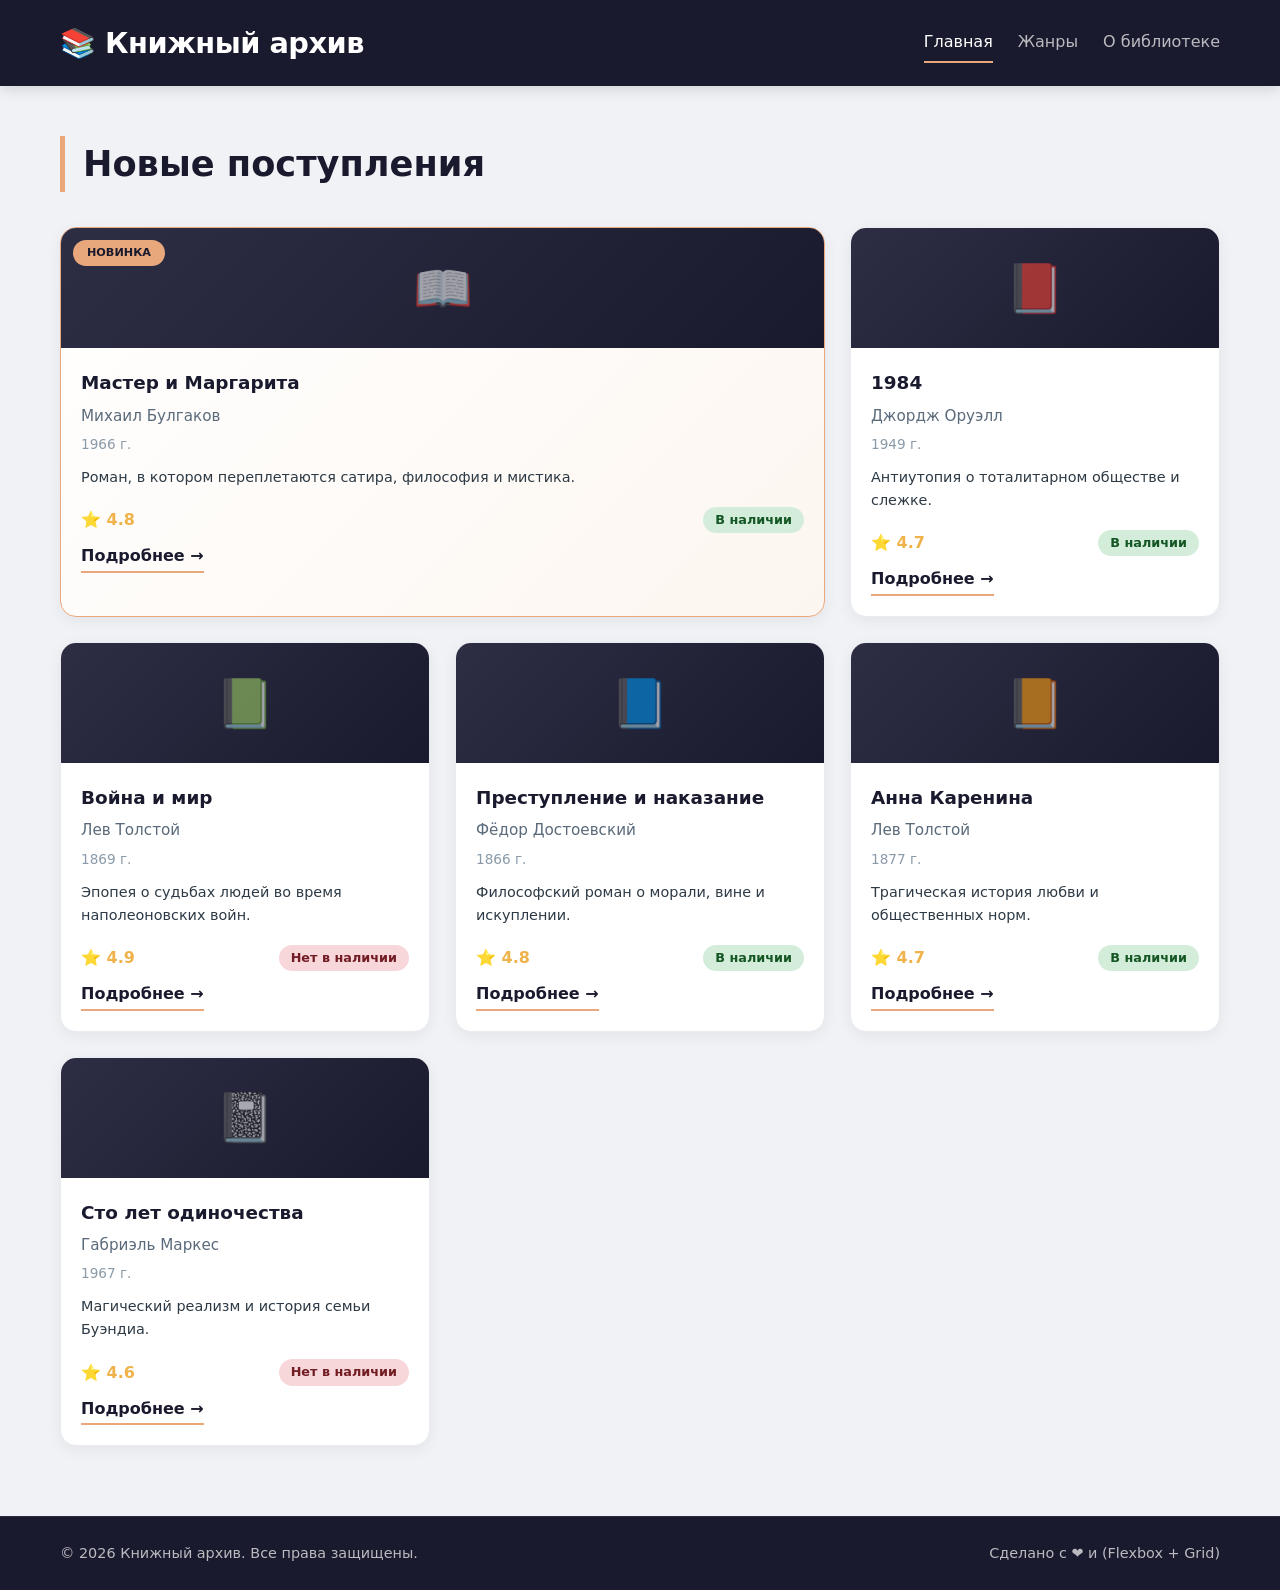
<file: index.html>
<!DOCTYPE html>
<html lang="ru">
<head>
    <meta charset="UTF-8" />
    <meta name="viewport" content="width=device-width, initial-scale=1.0" />
    <title>Книжный архив | Главная</title>
    <link rel="stylesheet" href="style.css" />
</head>
<body>

    <header class="header">
        <div class="container header__inner">
            <a href="index.html" class="logo">📚 Книжный архив</a>
            <nav class="nav">
                <a href="index.html" class="nav__link active">Главная</a>
                <a href="page2.html" class="nav__link">Жанры</a>
                <a href="page3.html" class="nav__link">О библиотеке</a>
            </nav>
        </div>
    </header>

    <main class="main">
        <div class="container">
            <h2 class="page-title">Новые поступления</h2>

            <div class="books-grid">
                <!-- Книга 1 -->
                <article class="book-card book-card--featured">
                    <div class="book-card__cover">
                        <span class="book-card__badge">Новинка</span>
                        <div class="book-card__cover-placeholder">📖</div>
                    </div>
                    <div class="book-card__info">
                        <h3 class="book-card__title">Мастер и Маргарита</h3>
                        <p class="book-card__author">Михаил Булгаков</p>
                        <p class="book-card__year">1966 г.</p>
                        <p class="book-card__excerpt">Роман, в котором переплетаются сатира, философия и мистика.</p>
                        <div class="book-card__meta">
                            <span class="book-card__rating">⭐ 4.8</span>
                            <span class="book-card__status book-card__status--available">В наличии</span>
                        </div>
                        <a href="#" class="book-card__link">Подробнее →</a>
                    </div>
                </article>

                <!-- Книга 2 -->
                <article class="book-card">
                    <div class="book-card__cover">
                        <div class="book-card__cover-placeholder">📕</div>
                    </div>
                    <div class="book-card__info">
                        <h3 class="book-card__title">1984</h3>
                        <p class="book-card__author">Джордж Оруэлл</p>
                        <p class="book-card__year">1949 г.</p>
                        <p class="book-card__excerpt">Антиутопия о тоталитарном обществе и слежке.</p>
                        <div class="book-card__meta">
                            <span class="book-card__rating">⭐ 4.7</span>
                            <span class="book-card__status book-card__status--available">В наличии</span>
                        </div>
                        <a href="#" class="book-card__link">Подробнее →</a>
                    </div>
                </article>

                <!-- Книга 3 -->
                <article class="book-card">
                    <div class="book-card__cover">
                        <div class="book-card__cover-placeholder">📗</div>
                    </div>
                    <div class="book-card__info">
                        <h3 class="book-card__title">Война и мир</h3>
                        <p class="book-card__author">Лев Толстой</p>
                        <p class="book-card__year">1869 г.</p>
                        <p class="book-card__excerpt">Эпопея о судьбах людей во время наполеоновских войн.</p>
                        <div class="book-card__meta">
                            <span class="book-card__rating">⭐ 4.9</span>
                            <span class="book-card__status book-card__status--unavailable">Нет в наличии</span>
                        </div>
                        <a href="#" class="book-card__link">Подробнее →</a>
                    </div>
                </article>

                <!-- Книга 4 -->
                <article class="book-card">
                    <div class="book-card__cover">
                        <div class="book-card__cover-placeholder">📘</div>
                    </div>
                    <div class="book-card__info">
                        <h3 class="book-card__title">Преступление и наказание</h3>
                        <p class="book-card__author">Фёдор Достоевский</p>
                        <p class="book-card__year">1866 г.</p>
                        <p class="book-card__excerpt">Философский роман о морали, вине и искуплении.</p>
                        <div class="book-card__meta">
                            <span class="book-card__rating">⭐ 4.8</span>
                            <span class="book-card__status book-card__status--available">В наличии</span>
                        </div>
                        <a href="#" class="book-card__link">Подробнее →</a>
                    </div>
                </article>

                <!-- Книга 5 -->
                <article class="book-card">
                    <div class="book-card__cover">
                        <div class="book-card__cover-placeholder">📙</div>
                    </div>
                    <div class="book-card__info">
                        <h3 class="book-card__title">Анна Каренина</h3>
                        <p class="book-card__author">Лев Толстой</p>
                        <p class="book-card__year">1877 г.</p>
                        <p class="book-card__excerpt">Трагическая история любви и общественных норм.</p>
                        <div class="book-card__meta">
                            <span class="book-card__rating">⭐ 4.7</span>
                            <span class="book-card__status book-card__status--available">В наличии</span>
                        </div>
                        <a href="#" class="book-card__link">Подробнее →</a>
                    </div>
                </article>

                <!-- Книга 6 -->
                <article class="book-card">
                    <div class="book-card__cover">
                        <div class="book-card__cover-placeholder">📓</div>
                    </div>
                    <div class="book-card__info">
                        <h3 class="book-card__title">Сто лет одиночества</h3>
                        <p class="book-card__author">Габриэль Маркес</p>
                        <p class="book-card__year">1967 г.</p>
                        <p class="book-card__excerpt">Магический реализм и история семьи Буэндиа.</p>
                        <div class="book-card__meta">
                            <span class="book-card__rating">⭐ 4.6</span>
                            <span class="book-card__status book-card__status--unavailable">Нет в наличии</span>
                        </div>
                        <a href="#" class="book-card__link">Подробнее →</a>
                    </div>
                </article>
            </div>
        </div>
    </main>

    <footer class="footer">
        <div class="container footer__inner">
            <span>© 2026 Книжный архив. Все права защищены.</span>
            <span>Сделано с ❤️ и (Flexbox + Grid)</span>
        </div>
    </footer>

</body>
</html>
</file>
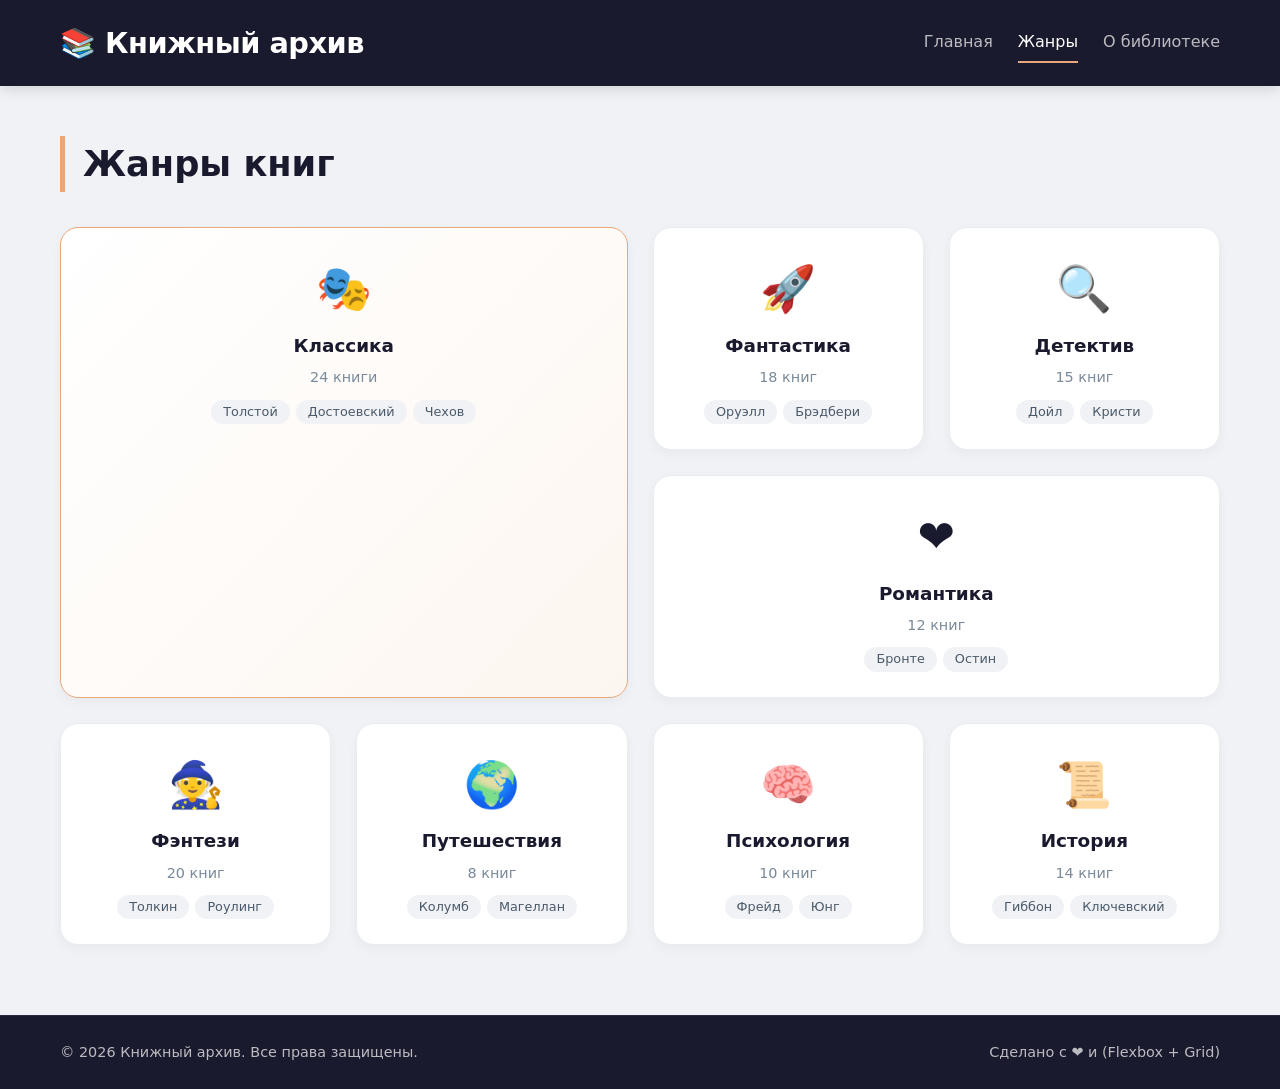
<file: page2.html>
<!DOCTYPE html>
<html lang="ru">
<head>
    <meta charset="UTF-8" />
    <meta name="viewport" content="width=device-width, initial-scale=1.0" />
    <title>Книжный архив | Жанры</title>
    <link rel="stylesheet" href="style.css" />
</head>
<body>

    <header class="header">
        <div class="container header__inner">
            <a href="index.html" class="logo">📚 Книжный архив</a>
            <nav class="nav">
                <a href="index.html" class="nav__link">Главная</a>
                <a href="page2.html" class="nav__link active">Жанры</a>
                <a href="page3.html" class="nav__link">О библиотеке</a>
            </nav>
        </div>
    </header>

    <main class="main">
        <div class="container">
            <h2 class="page-title">Жанры книг</h2>

            <div class="genres-grid">
                <!-- Жанр 1 -->
                <div class="genre-card genre-card--large">
                    <div class="genre-card__icon">🎭</div>
                    <h3 class="genre-card__title">Классика</h3>
                    <p class="genre-card__count">24 книги</p>
                    <div class="genre-card__authors">
                        <span>Толстой</span>
                        <span>Достоевский</span>
                        <span>Чехов</span>
                    </div>
                </div>

                <!-- Жанр 2 -->
                <div class="genre-card">
                    <div class="genre-card__icon">🚀</div>
                    <h3 class="genre-card__title">Фантастика</h3>
                    <p class="genre-card__count">18 книг</p>
                    <div class="genre-card__authors">
                        <span>Оруэлл</span>
                        <span>Брэдбери</span>
                    </div>
                </div>

                <!-- Жанр 3 -->
                <div class="genre-card">
                    <div class="genre-card__icon">🔍</div>
                    <h3 class="genre-card__title">Детектив</h3>
                    <p class="genre-card__count">15 книг</p>
                    <div class="genre-card__authors">
                        <span>Дойл</span>
                        <span>Кристи</span>
                    </div>
                </div>

                <!-- Жанр 4 -->
                <div class="genre-card genre-card--wide">
                    <div class="genre-card__icon">❤️</div>
                    <h3 class="genre-card__title">Романтика</h3>
                    <p class="genre-card__count">12 книг</p>
                    <div class="genre-card__authors">
                        <span>Бронте</span>
                        <span>Остин</span>
                    </div>
                </div>

                <!-- Жанр 5 -->
                <div class="genre-card">
                    <div class="genre-card__icon">🧙</div>
                    <h3 class="genre-card__title">Фэнтези</h3>
                    <p class="genre-card__count">20 книг</p>
                    <div class="genre-card__authors">
                        <span>Толкин</span>
                        <span>Роулинг</span>
                    </div>
                </div>

                <!-- Жанр 6 -->
                <div class="genre-card">
                    <div class="genre-card__icon">🌍</div>
                    <h3 class="genre-card__title">Путешествия</h3>
                    <p class="genre-card__count">8 книг</p>
                    <div class="genre-card__authors">
                        <span>Колумб</span>
                        <span>Магеллан</span>
                    </div>
                </div>

                <!-- Жанр 7 -->
                <div class="genre-card">
                    <div class="genre-card__icon">🧠</div>
                    <h3 class="genre-card__title">Психология</h3>
                    <p class="genre-card__count">10 книг</p>
                    <div class="genre-card__authors">
                        <span>Фрейд</span>
                        <span>Юнг</span>
                    </div>
                </div>

                <!-- Жанр 8 -->
                <div class="genre-card">
                    <div class="genre-card__icon">📜</div>
                    <h3 class="genre-card__title">История</h3>
                    <p class="genre-card__count">14 книг</p>
                    <div class="genre-card__authors">
                        <span>Гиббон</span>
                        <span>Ключевский</span>
                    </div>
                </div>
            </div>
        </div>
    </main>

    <footer class="footer">
        <div class="container footer__inner">
            <span>© 2026 Книжный архив. Все права защищены.</span>
            <span>Сделано с ❤️ и (Flexbox + Grid)</span>
        </div>
    </footer>

</body>
</html>
</file>
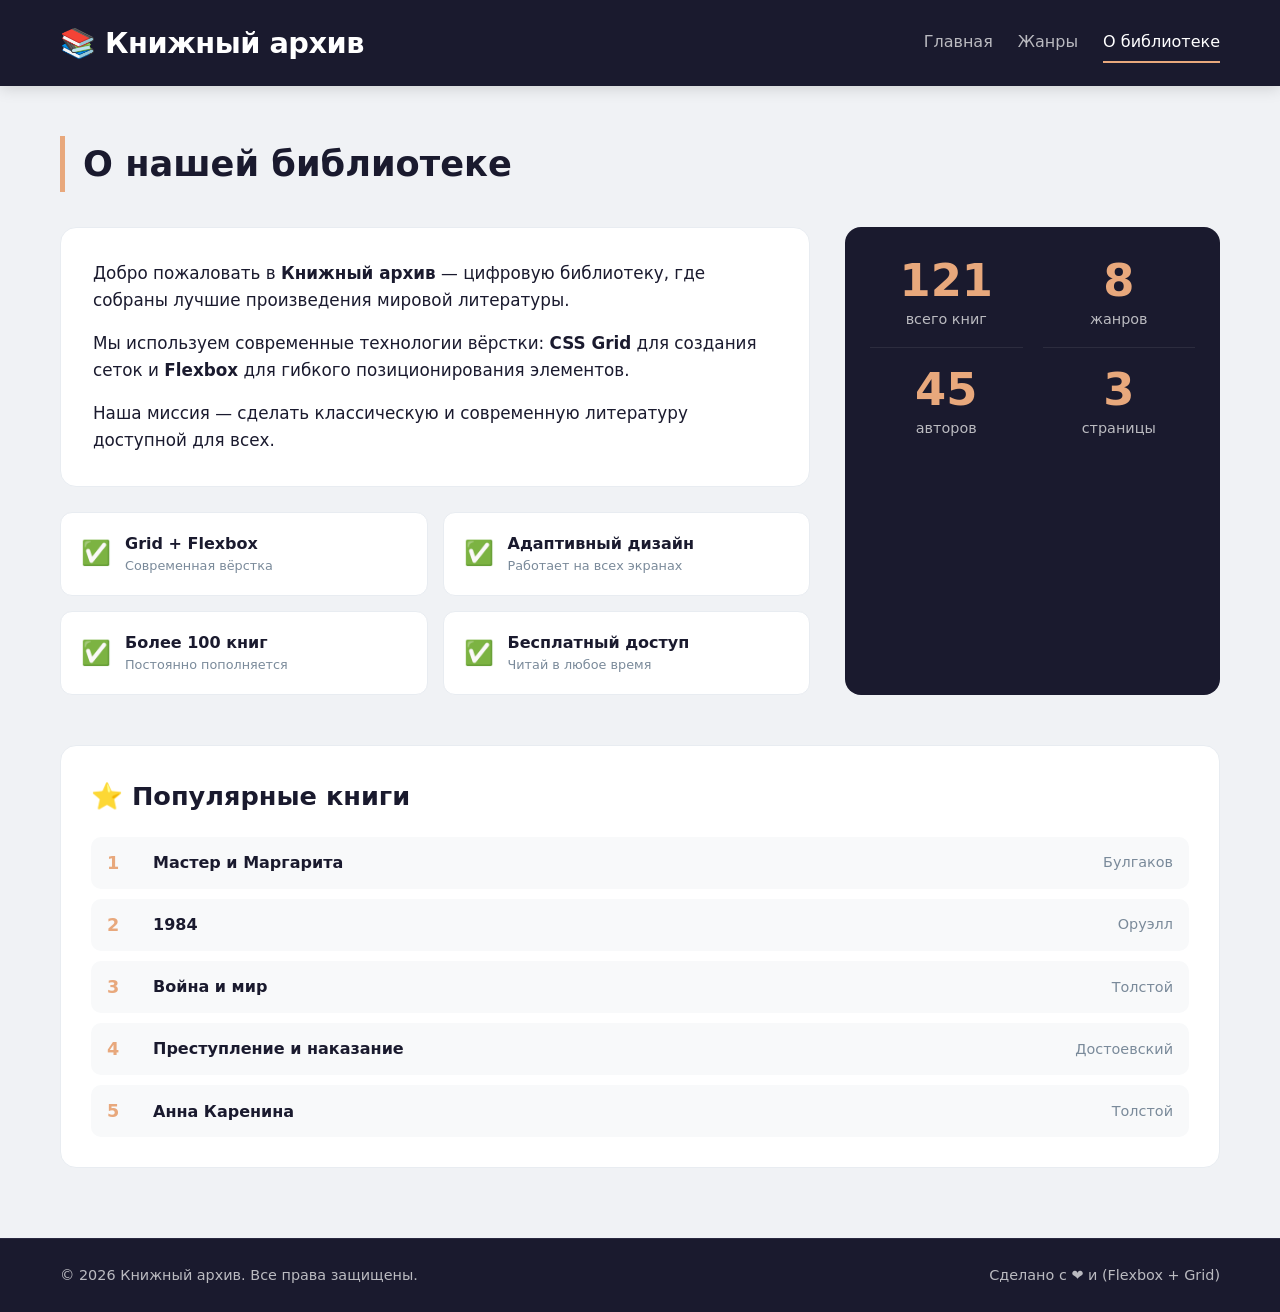
<file: page3.html>
<!DOCTYPE html>
<html lang="ru">
<head>
    <meta charset="UTF-8" />
    <meta name="viewport" content="width=device-width, initial-scale=1.0" />
    <title>Книжный архив | О библиотеке</title>
    <link rel="stylesheet" href="style.css" />
</head>
<body>

    <header class="header">
        <div class="container header__inner">
            <a href="index.html" class="logo">📚 Книжный архив</a>
            <nav class="nav">
                <a href="index.html" class="nav__link">Главная</a>
                <a href="page2.html" class="nav__link">Жанры</a>
                <a href="page3.html" class="nav__link active">О библиотеке</a>
            </nav>
        </div>
    </header>

    <main class="main">
        <div class="container">
            <h2 class="page-title">О нашей библиотеке</h2>

            <div class="about-layout">
                <!-- Левая колонка: информация -->
                <div class="about-info">
                    <div class="about-text">
                        <p>Добро пожаловать в <strong>Книжный архив</strong> — цифровую библиотеку, где собраны лучшие произведения мировой литературы.</p>
                        <p>Мы используем современные технологии вёрстки: <strong>CSS Grid</strong> для создания сеток и <strong>Flexbox</strong> для гибкого позиционирования элементов.</p>
                        <p>Наша миссия — сделать классическую и современную литературу доступной для всех.</p>
                    </div>

                    <div class="about-features">
                        <div class="feature-item">
                            <span class="feature-icon">✅</span>
                            <div>
                                <strong>Grid + Flexbox</strong>
                                <span class="feature-desc">Современная вёрстка</span>
                            </div>
                        </div>
                        <div class="feature-item">
                            <span class="feature-icon">✅</span>
                            <div>
                                <strong>Адаптивный дизайн</strong>
                                <span class="feature-desc">Работает на всех экранах</span>
                            </div>
                        </div>
                        <div class="feature-item">
                            <span class="feature-icon">✅</span>
                            <div>
                                <strong>Более 100 книг</strong>
                                <span class="feature-desc">Постоянно пополняется</span>
                            </div>
                        </div>
                        <div class="feature-item">
                            <span class="feature-icon">✅</span>
                            <div>
                                <strong>Бесплатный доступ</strong>
                                <span class="feature-desc">Читай в любое время</span>
                            </div>
                        </div>
                    </div>
                </div>

                <!-- Правая колонка: статистика -->
                <div class="about-stats">
                    <div class="stat-item">
                        <span class="stat-number">121</span>
                        <span class="stat-label">всего книг</span>
                    </div>
                    <div class="stat-item">
                        <span class="stat-number">8</span>
                        <span class="stat-label">жанров</span>
                    </div>
                    <div class="stat-item">
                        <span class="stat-number">45</span>
                        <span class="stat-label">авторов</span>
                    </div>
                    <div class="stat-item">
                        <span class="stat-number">3</span>
                        <span class="stat-label">страницы</span>
                    </div>
                </div>
            </div>

            <!-- Блок популярных книг (Flexbox) -->
            <div class="popular-section">
                <h3 class="section-title">⭐ Популярные книги</h3>
                <div class="popular-books">
                    <div class="popular-book">
                        <span class="popular-book__rank">1</span>
                        <span class="popular-book__title">Мастер и Маргарита</span>
                        <span class="popular-book__author">Булгаков</span>
                    </div>
                    <div class="popular-book">
                        <span class="popular-book__rank">2</span>
                        <span class="popular-book__title">1984</span>
                        <span class="popular-book__author">Оруэлл</span>
                    </div>
                    <div class="popular-book">
                        <span class="popular-book__rank">3</span>
                        <span class="popular-book__title">Война и мир</span>
                        <span class="popular-book__author">Толстой</span>
                    </div>
                    <div class="popular-book">
                        <span class="popular-book__rank">4</span>
                        <span class="popular-book__title">Преступление и наказание</span>
                        <span class="popular-book__author">Достоевский</span>
                    </div>
                    <div class="popular-book">
                        <span class="popular-book__rank">5</span>
                        <span class="popular-book__title">Анна Каренина</span>
                        <span class="popular-book__author">Толстой</span>
                    </div>
                </div>
            </div>
        </div>
    </main>

    <footer class="footer">
        <div class="container footer__inner">
            <span>© 2026 Книжный архив. Все права защищены.</span>
            <span>Сделано с ❤️ и (Flexbox + Grid)</span>
        </div>
    </footer>

</body>
</html>
</file>
<file: style.css>
/* ===== СБРОС СТИЛЕЙ ===== */
* {
    margin: 0;
    padding: 0;
    box-sizing: border-box;
}

body {
    font-family: system-ui, -apple-system, 'Segoe UI', Roboto, sans-serif;
    background: #f0f2f5;
    color: #1a1a2e;
    line-height: 1.6;
    min-height: 100vh;
}

.container {
    max-width: 1200px;
    margin: 0 auto;
    padding: 0 20px;
    width: 100%;
}

/* ===== ШАПКА (Flexbox) ===== */
.header {
    background: #1a1a2e;
    color: #fff;
    padding: 20px 0;
    box-shadow: 0 2px 15px rgba(0, 0, 0, 0.15);
    position: sticky;
    top: 0;
    z-index: 100;
}

.header__inner {
    display: flex;
    justify-content: space-between;
    align-items: center;
    flex-wrap: wrap;
    gap: 15px;
}

.logo {
    font-size: 1.8rem;
    font-weight: 700;
    color: #fff;
    text-decoration: none;
    letter-spacing: -0.5px;
    transition: opacity 0.2s;
}

.logo:hover {
    opacity: 0.8;
}

/* ===== МЕНЮ (Flexbox) ===== */
.nav {
    display: flex;
    gap: 25px;
    flex-wrap: wrap;
}

.nav__link {
    color: rgba(255, 255, 255, 0.7);
    text-decoration: none;
    font-weight: 500;
    padding: 6px 0;
    border-bottom: 2px solid transparent;
    transition: all 0.25s ease;
    font-size: 1rem;
}

.nav__link:hover {
    color: #fff;
    border-bottom-color: #e8a87c;
}

.nav__link.active {
    color: #fff;
    border-bottom-color: #e8a87c;
}

/* ===== ОСНОВНОЙ КОНТЕНТ ===== */
.main {
    padding: 50px 0;
    min-height: calc(100vh - 180px);
}

.page-title {
    font-size: 2.2rem;
    margin-bottom: 35px;
    font-weight: 700;
    color: #1a1a2e;
    border-left: 5px solid #e8a87c;
    padding-left: 18px;
}

.section-title {
    font-size: 1.6rem;
    font-weight: 600;
    margin-bottom: 20px;
    color: #1a1a2e;
}

/* ===== ГЛАВНАЯ: СЕТКА КНИГ (Grid) ===== */
.books-grid {
    display: grid;
    grid-template-columns: repeat(3, 1fr);
    gap: 25px;
}

/* ===== КАРТОЧКА КНИГИ (Flexbox внутри) ===== */
.book-card {
    background: #ffffff;
    border-radius: 16px;
    overflow: hidden;
    box-shadow: 0 4px 15px rgba(0, 0, 0, 0.06);
    border: 1px solid #e8ecf1;
    transition: all 0.3s ease;
}

.book-card:hover {
    transform: translateY(-6px);
    box-shadow: 0 12px 35px rgba(0, 0, 0, 0.1);
    border-color: #d0d8e0;
}

.book-card--featured {
    grid-column: span 2;
    grid-row: span 1;
    border-color: #e8a87c;
    background: linear-gradient(135deg, #fff 0%, #fdf6f0 100%);
}

.book-card__cover {
    height: 120px;
    background: linear-gradient(135deg, #2d2d44 0%, #1a1a2e 100%);
    display: flex;
    align-items: center;
    justify-content: center;
    position: relative;
}

.book-card__cover-placeholder {
    font-size: 3rem;
    opacity: 0.6;
}

.book-card__badge {
    position: absolute;
    top: 12px;
    left: 12px;
    background: #e8a87c;
    color: #1a1a2e;
    font-size: 0.7rem;
    font-weight: 700;
    text-transform: uppercase;
    padding: 4px 14px;
    border-radius: 30px;
}

.book-card__info {
    padding: 20px;
    display: flex;
    flex-direction: column;
    gap: 6px;
}

.book-card__title {
    font-size: 1.15rem;
    font-weight: 700;
    color: #1a1a2e;
}

.book-card__author {
    font-size: 0.95rem;
    color: #5a6a7a;
}

.book-card__year {
    font-size: 0.85rem;
    color: #8a9aa8;
}

.book-card__excerpt {
    font-size: 0.9rem;
    color: #2d3a45;
    margin: 4px 0 8px 0;
}

.book-card__meta {
    display: flex;
    justify-content: space-between;
    align-items: center;
    margin-top: 4px;
}

.book-card__rating {
    font-weight: 600;
    color: #f0b34b;
}

.book-card__status {
    font-size: 0.8rem;
    font-weight: 600;
    padding: 3px 12px;
    border-radius: 30px;
}

.book-card__status--available {
    background: #d4edda;
    color: #155724;
}

.book-card__status--unavailable {
    background: #f8d7da;
    color: #721c24;
}

.book-card__link {
    color: #1a1a2e;
    font-weight: 600;
    text-decoration: none;
    align-self: flex-start;
    border-bottom: 2px solid #e8a87c;
    padding-bottom: 2px;
    transition: all 0.2s;
    margin-top: 4px;
}

.book-card__link:hover {
    color: #b87a4e;
    border-bottom-color: #b87a4e;
}

/* ===== СТРАНИЦА ЖАНРОВ (Grid) ===== */
.genres-grid {
    display: grid;
    grid-template-columns: repeat(4, 1fr);
    gap: 25px;
}

/* ===== КАРТОЧКА ЖАНРА (Flexbox внутри) ===== */
.genre-card {
    background: #fff;
    border-radius: 18px;
    padding: 25px 20px;
    text-align: center;
    box-shadow: 0 4px 12px rgba(0, 0, 0, 0.04);
    border: 1px solid #e8ecf1;
    transition: all 0.25s ease;
    display: flex;
    flex-direction: column;
    align-items: center;
    gap: 6px;
}

.genre-card:hover {
    background: #fdf6f0;
    border-color: #e8a87c;
    transform: scale(1.03);
}

.genre-card--large {
    grid-column: span 2;
    grid-row: span 2;
    background: linear-gradient(135deg, #fff 0%, #fdf6f0 100%);
    border-color: #e8a87c;
}

.genre-card--wide {
    grid-column: span 2;
}

.genre-card__icon {
    font-size: 2.8rem;
}

.genre-card__title {
    font-size: 1.15rem;
    font-weight: 600;
}

.genre-card__count {
    color: #7a8a9a;
    font-size: 0.9rem;
}

.genre-card__authors {
    display: flex;
    flex-wrap: wrap;
    gap: 6px;
    justify-content: center;
    margin-top: 4px;
}

.genre-card__authors span {
    background: #f0f2f5;
    padding: 2px 12px;
    border-radius: 30px;
    font-size: 0.8rem;
    color: #4a5a6a;
}

/* ===== СТРАНИЦА "О БИБЛИОТЕКЕ" ===== */
.about-layout {
    display: grid;
    grid-template-columns: 2fr 1fr;
    gap: 35px;
    margin-bottom: 50px;
}

.about-info {
    display: flex;
    flex-direction: column;
    gap: 25px;
}

.about-text {
    background: #fff;
    padding: 32px;
    border-radius: 16px;
    border: 1px solid #e8ecf1;
}

.about-text p {
    margin-bottom: 16px;
    font-size: 1.05rem;
}

.about-text p:last-child {
    margin-bottom: 0;
}

.about-features {
    display: grid;
    grid-template-columns: 1fr 1fr;
    gap: 15px;
}

.feature-item {
    background: #fff;
    padding: 18px 20px;
    border-radius: 12px;
    border: 1px solid #e8ecf1;
    display: flex;
    align-items: center;
    gap: 14px;
    transition: all 0.2s;
}

.feature-item:hover {
    border-color: #e8a87c;
    background: #fdf6f0;
}

.feature-icon {
    font-size: 1.5rem;
}

.feature-item div {
    display: flex;
    flex-direction: column;
}

.feature-desc {
    font-size: 0.8rem;
    color: #7a8a9a;
}

.about-stats {
    background: #1a1a2e;
    color: #fff;
    border-radius: 16px;
    padding: 32px 25px;
    display: grid;
    grid-template-columns: 1fr 1fr;
    gap: 20px;
    align-content: start;
}

.stat-item {
    display: flex;
    flex-direction: column;
    align-items: center;
    border-bottom: 1px solid rgba(255, 255, 255, 0.08);
    padding-bottom: 16px;
}

.stat-item:nth-child(3),
.stat-item:nth-child(4) {
    border-bottom: none;
    padding-bottom: 0;
}

.stat-number {
    font-size: 2.8rem;
    font-weight: 700;
    color: #e8a87c;
    line-height: 1;
}

.stat-label {
    font-size: 0.9rem;
    opacity: 0.7;
    margin-top: 4px;
}

/* ===== БЛОК ПОПУЛЯРНЫХ КНИГ (Flexbox) ===== */
.popular-section {
    background: #fff;
    border-radius: 16px;
    padding: 30px;
    border: 1px solid #e8ecf1;
}

.popular-books {
    display: flex;
    flex-direction: column;
    gap: 10px;
}

.popular-book {
    display: flex;
    align-items: center;
    gap: 16px;
    padding: 12px 16px;
    background: #f8f9fa;
    border-radius: 10px;
    transition: all 0.2s;
}

.popular-book:hover {
    background: #fdf6f0;
    transform: translateX(6px);
}

.popular-book__rank {
    font-weight: 700;
    font-size: 1.1rem;
    color: #e8a87c;
    min-width: 30px;
}

.popular-book__title {
    font-weight: 600;
    flex: 1;
}

.popular-book__author {
    color: #7a8a9a;
    font-size: 0.9rem;
}

/* ===== ПОДВАЛ (Flexbox) ===== */
.footer {
    background: #1a1a2e;
    color: rgba(255, 255, 255, 0.7);
    padding: 25px 0;
    margin-top: 20px;
    border-top: 1px solid #2a2a42;
}

.footer__inner {
    display: flex;
    justify-content: space-between;
    flex-wrap: wrap;
    gap: 12px;
    font-size: 0.9rem;
}

/* ===== АДАПТИВНОСТЬ ===== */

/* Планшеты */
@media (max-width: 992px) {
    .books-grid {
        grid-template-columns: repeat(2, 1fr);
    }

    .book-card--featured {
        grid-column: span 1;
    }

    .genres-grid {
        grid-template-columns: repeat(3, 1fr);
    }

    .genre-card--large {
        grid-column: span 1;
        grid-row: span 1;
    }

    .genre-card--wide {
        grid-column: span 1;
    }

    .about-layout {
        grid-template-columns: 1fr;
    }

    .about-stats {
        grid-template-columns: repeat(4, 1fr);
    }

    .stat-item {
        border-bottom: none;
        border-right: 1px solid rgba(255, 255, 255, 0.08);
        padding-bottom: 0;
        padding-right: 15px;
    }

    .stat-item:nth-child(4) {
        border-right: none;
        padding-right: 0;
    }
}

/* Мобильные устройства */
@media (max-width: 640px) {
    .header__inner {
        flex-direction: column;
        align-items: stretch;
        text-align: center;
    }

    .nav {
        justify-content: center;
        gap: 12px;
    }

    .footer__inner {
        flex-direction: column;
        text-align: center;
    }

    .books-grid {
        grid-template-columns: 1fr;
    }

    .genres-grid {
        grid-template-columns: 1fr 1fr;
    }

    .genre-card--large {
        grid-column: span 1;
        grid-row: span 1;
    }

    .genre-card--wide {
        grid-column: span 1;
    }

    .about-layout {
        grid-template-columns: 1fr;
    }

    .about-features {
        grid-template-columns: 1fr;
    }

    .about-stats {
        grid-template-columns: 1fr 1fr;
    }

    .stat-item {
        border-right: none;
        border-bottom: 1px solid rgba(255, 255, 255, 0.08);
        padding-right: 0;
        padding-bottom: 12px;
    }

    .stat-item:nth-child(3) {
        border-bottom: 1px solid rgba(255, 255, 255, 0.08);
    }

    .stat-item:nth-child(4) {
        border-bottom: none;
        padding-bottom: 0;
    }

    .page-title {
        font-size: 1.6rem;
    }

    .popular-book {
        flex-wrap: wrap;
    }
}

/* Очень маленькие экраны */
@media (max-width: 400px) {
    .nav {
        flex-direction: column;
        gap: 8px;
    }

    .genres-grid {
        grid-template-columns: 1fr;
    }

    .about-stats {
        grid-template-columns: 1fr;
    }

    .stat-item {
        border-bottom: 1px solid rgba(255, 255, 255, 0.08);
        padding-bottom: 12px;
    }

    .stat-item:nth-child(4) {
        border-bottom: none;
        padding-bottom: 0;
    }

    .book-card__meta {
        flex-direction: column;
        align-items: flex-start;
        gap: 6px;
    }
}
</file>
